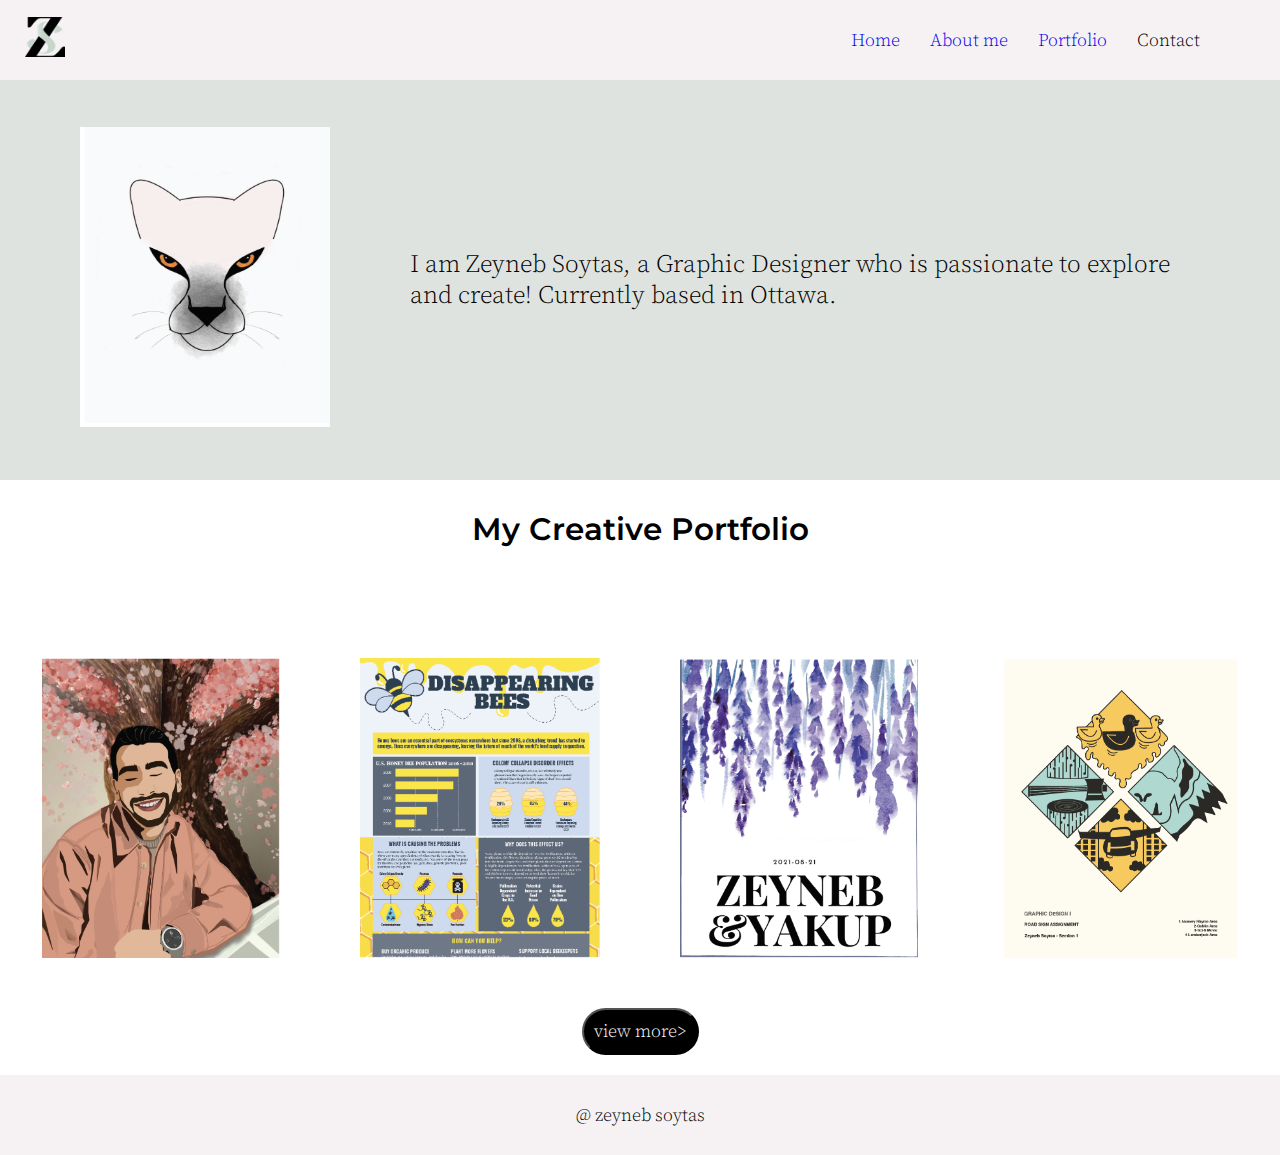
<file: web/index.html>
<!DOCTYPE html>
<html lang="en">
<head>
    <meta charset="UTF-8">
    <meta http-equiv="X-UA-Compatible" content="IE=edge">
    <meta name="viewport" content="width=device-width, initial-scale=1.0">
    <link rel="stylesheet" href="style.css">
    <title>Document</title>
    <link rel="stylesheet" href="https://cdnjs.cloudflare.com/ajax/libs/font-awesome/6.2.1/css/all.min.css" integrity="sha512-MV7K8+y+gLIBoVD59lQIYicR65iaqukzvf/nwasF0nqhPay5w/9lJmVM2hMDcnK1OnMGCdVK+iQrJ7lzPJQd1w==" crossorigin="anonymous" referrerpolicy="no-referrer" />

    <link rel="preconnect" href="https://fonts.googleapis.com">
    <link rel="preconnect" href="https://fonts.gstatic.com" crossorigin>
    <link href="https://fonts.googleapis.com/css2?family=Exo+2:ital,wght@0,400;0,600;1,400&display=swap" rel="stylesheet">
</head>
<body>
   
    <nav >
        <div class="logo">
            <img src="my-logo.png">
        </div>
        <div class="links">
            <ul>
                <a href="index.html"><li>Home</li></a>
                <a href="about.html"><li>About me</li></a>
                <a href="reference.html"><li>Portfolio</li></a>
                <a href="#"></a><li>Contact</li></a>
            </ul>
        </div>
    </nav>

    <section>
        <div class="second">
            <div class="pic-left">
                <img src="pic16.png">
            </div>
            <div>
                <p>I am Zeyneb Soytas, a Graphic
                    Designer who is passionate to
                    explore and create! Currently
                    based in Ottawa.
                    </p>
            </div>
        </div>
    </section>

    <h3 class="third">My Creative Portfolio</h3>

    <div class="gallery">
        <img src="pic2.png">
        <img src="pic3.png">
        <img src="pic4.png">
        <img src="pic5.png">

    </div>

    <div class="view">

        <button>view more></button>
    </div>


    <footer class="footer">
        <div class="watermark">
           @ zeyneb soytas
        </div>
        <div class="icons">
            <i class="fa-brands fa-instagram"></i>
            <i class="fa-brands fa-twitter"></i>
            <i class="fa-brands fa-facebook"></i>
        </div>
    </footer>


</body>
</html>
</file>
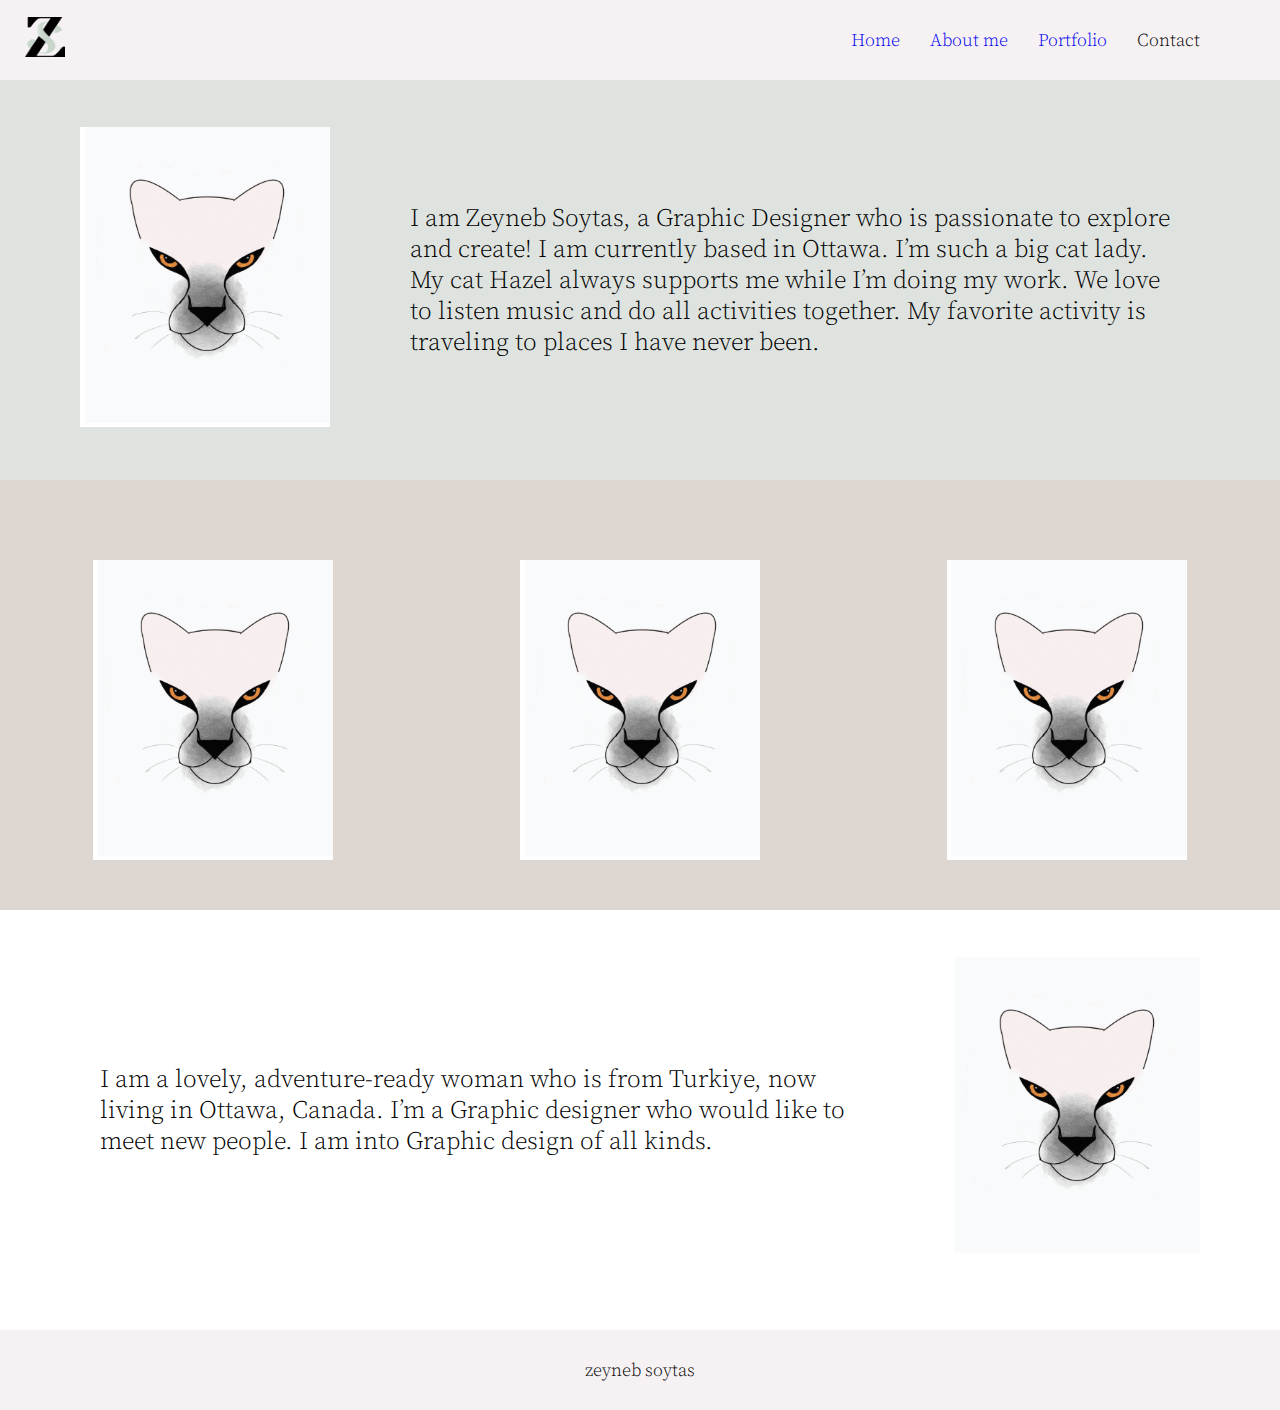
<file: web/about.html>
<!DOCTYPE html>
<html lang="en">
<head>
    <meta charset="UTF-8">
    <meta http-equiv="X-UA-Compatible" content="IE=edge">
    <meta name="viewport" content="width=device-width, initial-scale=1.0">
    <link rel="stylesheet" href="style.css">
    <link rel="stylesheet" href="https://cdnjs.cloudflare.com/ajax/libs/font-awesome/6.2.1/css/all.min.css" integrity="sha512-MV7K8+y+gLIBoVD59lQIYicR65iaqukzvf/nwasF0nqhPay5w/9lJmVM2hMDcnK1OnMGCdVK+iQrJ7lzPJQd1w==" crossorigin="anonymous" referrerpolicy="no-referrer" />
    <title>Document</title>
</head>
<body>

    <nav >
        <div class="logo">
            <img src="my-logo.png">
        </div>
        <div class="links">
        <ul>
            <a href="index.html"><li>Home</li></a>
            <a href="about.html"><li>About me</li></a>
            <a href="reference.html"><li>Portfolio</li></a>
            <a href="#"></a><li>Contact</li></a>
        </ul>
    </div>
    </nav>

    <section>
        <div class="second">
            <div class="pic-left">
                <img src="pic16.png">
            </div>
            <div>
                <p>I am Zeyneb Soytas, a Graphic
                    Designer who is passionate to explore
                    and create! I am currently based in
                    Ottawa. I’m such a big cat lady. My
                    cat Hazel always supports me while
                    I’m doing my work. We love to listen
                    music and do all activities together.
                    My favorite activity is traveling to
                    places I have never been.
                    
                    </p>
            </div>
        </div>
    </section>


    <div class="forth">

    <div class="gallery">
        <img src="pic16.png">
        <img src="pic16.png">
        <img src="pic16.png">

    </div>
</div>


    <section>
        <div class="second fifth">
            <div>
                <p class="par">I am a lovely, adventure-ready
                    woman who is from Turkiye,
                    now living in Ottawa, Canada.
                    I’m a Graphic designer who
                    would like to meet new people.
                    I am into Graphic design of all
                    kinds.
                    
                </p>
            </div>
            <div class="pic-right">
                <img src="pic16.png">
            </div>
        </div>
    </section>



    <footer class="footer">
        <div class="watermark">
            zeyneb soytas
        </div>
        <div class="icons">
            <i class="fa-brands fa-instagram"></i>
            <i class="fa-brands fa-twitter"></i>
            <i class="fa-brands fa-facebook"></i>
        </div>
    </footer>


    
</body>
</html>
</file>
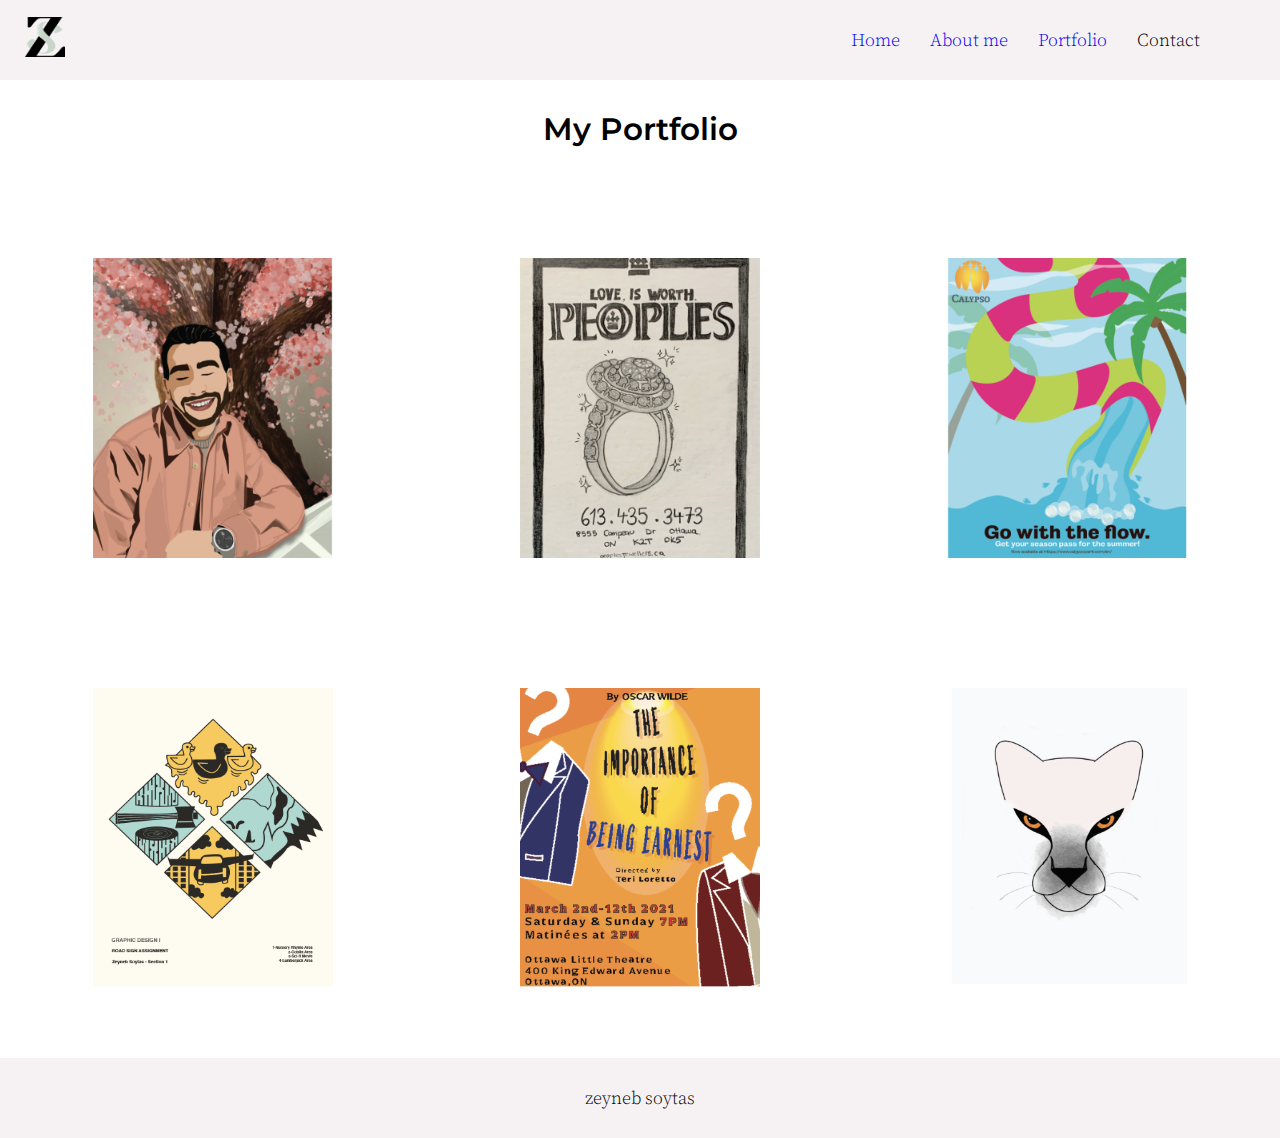
<file: web/reference.html>
<!DOCTYPE html>
<html lang="en">
<head>
    <meta charset="UTF-8">
    <meta http-equiv="X-UA-Compatible" content="IE=edge">
    <meta name="viewport" content="width=device-width, initial-scale=1.0">
    <link rel="stylesheet" href="style.css">
    <link rel="stylesheet" href="https://cdnjs.cloudflare.com/ajax/libs/font-awesome/6.2.1/css/all.min.css" integrity="sha512-MV7K8+y+gLIBoVD59lQIYicR65iaqukzvf/nwasF0nqhPay5w/9lJmVM2hMDcnK1OnMGCdVK+iQrJ7lzPJQd1w==" crossorigin="anonymous" referrerpolicy="no-referrer" />
    <title>Document</title>
    <title>Document</title>
</head>
<body>

    <nav >
        <div class="logo">
            <img src="my-logo.png">
        </div>
        <div class="links">
            <ul>
                <a href="index.html"><li>Home</li></a>
                <a href="about.html"><li>About me</li></a>
                <a href="reference.html"><li>Portfolio</li></a>
                <a href="#"></a><li>Contact</li></a>
            </ul>
        </div>
    </nav>

    <h3 class="third">My Portfolio</h3>

    <div class="gallery1">
        <div class="item"><img src="pic11.png"></div>
        <div class="item"><img src="pic12.png"></div>
        <div class="item"><img src="pic13.png"></div>
        <div class="item"><img src="pic14.png"></div>
        <div class="item"><img src="pic15.png"></div>
        <div class="item"><img src="pic16.png"></div>        
    </div>


    <footer class="footer">
        <div class="watermark">
            zeyneb soytas
        </div>
        <div class="icons">
            <i class="fa-brands fa-instagram"></i>
            <i class="fa-brands fa-twitter"></i>
            <i class="fa-brands fa-facebook"></i>
        </div>
    </footer>



    
</body>
</html>
</file>
<file: web/style.css>
@font-face {
    font-family: "montserrat";
    src: url('Montserrat-SemiBold.ttf');
}

@font-face {
    font-family: "source-serif-pro";
    src: url('SourceSerifPro-Light.ttf');
}

*
{
    margin:0px;
    padding:0px;
    text-decoration: none;
    list-style: none;
    box-shadow: border-box;
    font-size: 18px;
    font-family:"source-serif-pro";
}

h3{
    font-size: 31px;
    font-family:"montserrat";
}
nav
{
    height: 80px;
    background-color: #f6f2f4;
    display:flex;
    justify-content: space-between;
    align-items: center;

    
}
.logo img
{
    height: 40px;
    width:40px;
    margin:25px;
}
.links ul 
{
    display: flex;
    justify-content: space-between;
    margin-right: 50px;
}
.links ul li
{
    padding-right: 30px;
}

.second
{
    height: 400px;
    display:flex;
    justify-content: space-around;
    align-items: center;
    background-color:#dfe3df;
}
.pic-left img
{
    margin:80px;
    height: 300px;
    width: 250px;
}
.pic-right img
{
    margin-right:80px;
    height: 300px;
    width: 250px;
}
p{
    font-size: 25px;
    flex-wrap: wrap;
    margin-right: 100px;
}
.par
{
    font-size: 25px;
    flex-wrap: wrap;
    margin-left: 100px;
}
.third 
{
    margin:30px;
    text-align: center;
}
.gallery{
    display: flex;
    justify-content: space-around;
    flex-wrap: wrap;
    
}

.gallery1
{
    display:grid;
    grid-template-columns: 1fr 1fr 1fr;
    text-align: center;
    
}
.gallery img{
    width: 240px;
 margin-top:80px;
 margin-bottom: 50px;
    height: 300px;
    text-align: center;
}

.gallery1 .item img{
    width: 240px;
    margin-top:80px;
    margin-bottom: 50px;
       height: 300px;
       text-align: center;
}

.gallery1 .item
{
    display: flex;
        align-items: center;
        justify-content: center;
}
.view
{
    text-align: center;
}
.view button 
{
    background-color: black;
    color:white;
    border-radius: 50px;
    padding:10px;
}

.footer
{
    margin-top:20px;
    display:flex;
    flex-direction: column;
    align-items: center;
    justify-content: center;
    height: 80px;
    background-color: #f6f2f4;
}
.forth
{
    background-color: #ded7d1;
}
.fifth
{
    background-color: white;
}
@media only screen and (max-width: 600px) {
.gallery1
{
    display:grid;
    grid-template-columns:1fr 1fr;
}
  }

  @media only screen and (max-width: 1000px) {
    .gallery1
    {
        display:grid;
        grid-template-columns:1fr 1fr;
    }
      }
</file>
